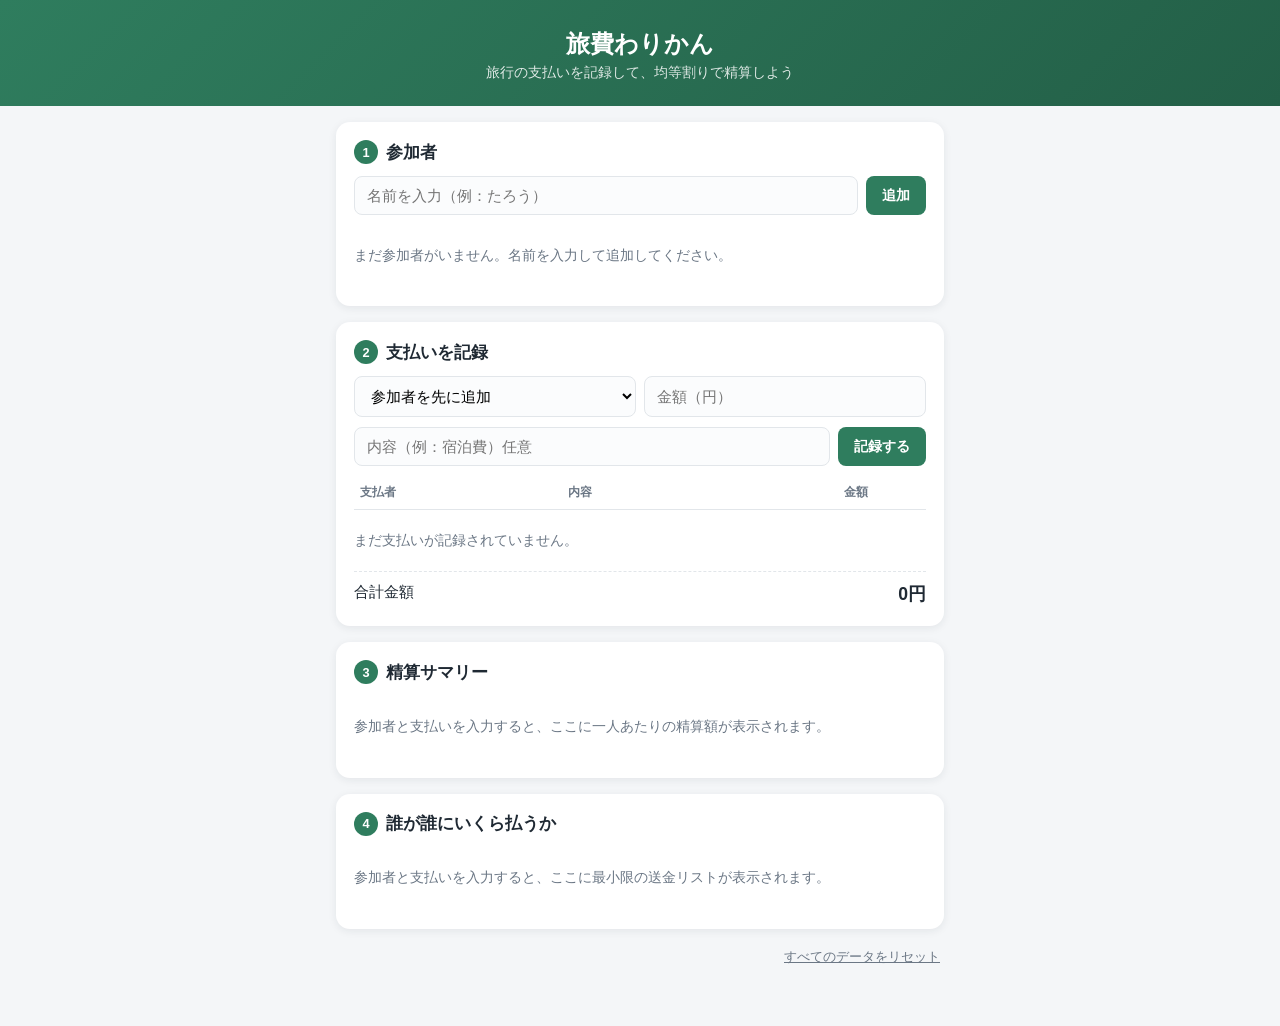
<file: index.html>
<!DOCTYPE html>
<html lang="ja">
<head>
<meta charset="UTF-8">
<meta name="viewport" content="width=device-width, initial-scale=1.0">
<title>旅費わりかん</title>
<style>
  :root {
    --bg: #f4f6f8;
    --card-bg: #ffffff;
    --primary: #2f7d5e;
    --primary-dark: #235f47;
    --accent: #e0693b;
    --text: #1f2933;
    --text-muted: #6b7785;
    --border: #e2e6ea;
    --danger: #d64545;
    --shadow: 0 2px 8px rgba(31, 41, 51, 0.08);
  }
  * { box-sizing: border-box; }
  body {
    margin: 0;
    font-family: "Hiragino Kaku Gothic ProN", "Yu Gothic", "Meiryo", -apple-system, BlinkMacSystemFont, sans-serif;
    background: var(--bg);
    color: var(--text);
    padding-bottom: 40px;
  }
  header {
    background: linear-gradient(135deg, var(--primary), var(--primary-dark));
    color: white;
    padding: 28px 20px 24px;
    text-align: center;
  }
  header h1 {
    margin: 0 0 4px;
    font-size: 1.5rem;
  }
  header p {
    margin: 0;
    font-size: 0.85rem;
    opacity: 0.85;
  }
  main {
    max-width: 640px;
    margin: 0 auto;
    padding: 16px;
  }
  .card {
    background: var(--card-bg);
    border-radius: 14px;
    box-shadow: var(--shadow);
    padding: 18px 18px 20px;
    margin-bottom: 16px;
  }
  .card h2 {
    font-size: 1.05rem;
    margin: 0 0 12px;
    display: flex;
    align-items: center;
    gap: 8px;
  }
  .card h2 .badge {
    background: var(--primary);
    color: white;
    border-radius: 50%;
    width: 24px;
    height: 24px;
    display: inline-flex;
    align-items: center;
    justify-content: center;
    font-size: 0.8rem;
  }
  .row {
    display: flex;
    gap: 8px;
    margin-bottom: 10px;
  }
  input[type="text"], input[type="number"], select {
    flex: 1;
    padding: 10px 12px;
    border: 1px solid var(--border);
    border-radius: 8px;
    font-size: 0.95rem;
    background: #fbfcfd;
    min-width: 0;
  }
  input:focus, select:focus {
    outline: none;
    border-color: var(--primary);
    background: white;
  }
  button {
    cursor: pointer;
    border: none;
    border-radius: 8px;
    font-size: 0.9rem;
    font-weight: 600;
    padding: 10px 16px;
    transition: opacity 0.15s ease, transform 0.1s ease;
  }
  button:active { transform: scale(0.97); }
  .btn-primary {
    background: var(--primary);
    color: white;
    white-space: nowrap;
  }
  .btn-primary:hover { background: var(--primary-dark); }
  .btn-ghost {
    background: transparent;
    color: var(--danger);
    padding: 6px 10px;
    font-size: 0.8rem;
  }
  .btn-ghost:hover { opacity: 0.7; }
  .chip-list {
    display: flex;
    flex-wrap: wrap;
    gap: 8px;
    margin-top: 4px;
  }
  .chip {
    display: flex;
    align-items: center;
    gap: 6px;
    background: #eef4f1;
    color: var(--primary-dark);
    padding: 6px 8px 6px 12px;
    border-radius: 999px;
    font-size: 0.85rem;
  }
  .chip button {
    background: none;
    color: var(--text-muted);
    padding: 0 4px;
    font-size: 1rem;
    line-height: 1;
  }
  .empty {
    color: var(--text-muted);
    font-size: 0.85rem;
    padding: 8px 0;
  }
  table {
    width: 100%;
    border-collapse: collapse;
    font-size: 0.88rem;
  }
  th, td {
    text-align: left;
    padding: 8px 6px;
    border-bottom: 1px solid var(--border);
  }
  th {
    color: var(--text-muted);
    font-weight: 600;
    font-size: 0.78rem;
  }
  td.num, th.num { text-align: right; }
  .summary-grid {
    display: grid;
    grid-template-columns: 1fr auto auto;
    gap: 4px 12px;
    align-items: center;
    font-size: 0.92rem;
  }
  .summary-grid .head {
    color: var(--text-muted);
    font-size: 0.75rem;
    font-weight: 600;
    padding-bottom: 6px;
    border-bottom: 1px solid var(--border);
    margin-bottom: 4px;
  }
  .balance-plus { color: var(--primary-dark); font-weight: 700; }
  .balance-minus { color: var(--danger); font-weight: 700; }
  .balance-zero { color: var(--text-muted); }
  .transfer-list {
    list-style: none;
    padding: 0;
    margin: 0;
    display: flex;
    flex-direction: column;
    gap: 10px;
  }
  .transfer-item {
    display: flex;
    align-items: center;
    gap: 10px;
    background: #fff7f2;
    border: 1px solid #f3ddd0;
    border-radius: 10px;
    padding: 10px 14px;
    font-size: 0.92rem;
  }
  .transfer-item .arrow {
    color: var(--accent);
    font-weight: 700;
  }
  .transfer-item .amount {
    margin-left: auto;
    font-weight: 700;
    color: var(--accent);
    font-size: 1rem;
  }
  .total-line {
    display: flex;
    justify-content: space-between;
    font-size: 0.95rem;
    padding-top: 10px;
    margin-top: 6px;
    border-top: 1px dashed var(--border);
  }
  .total-line strong { font-size: 1.1rem; }
  .footer-actions {
    text-align: right;
  }
  .footer-actions button {
    background: transparent;
    color: var(--text-muted);
    font-weight: 400;
    text-decoration: underline;
    font-size: 0.8rem;
    padding: 4px;
  }
  @media (max-width: 420px) {
    .summary-grid { font-size: 0.85rem; }
  }
</style>
</head>
<body>
<header>
  <h1>旅費わりかん</h1>
  <p>旅行の支払いを記録して、均等割りで精算しよう</p>
</header>

<main>
  <section class="card">
    <h2><span class="badge">1</span>参加者</h2>
    <div class="row">
      <input type="text" id="memberInput" placeholder="名前を入力（例：たろう）" maxlength="20">
      <button class="btn-primary" id="addMemberBtn">追加</button>
    </div>
    <div class="chip-list" id="memberList"></div>
    <p class="empty" id="memberEmpty">まだ参加者がいません。名前を入力して追加してください。</p>
  </section>

  <section class="card">
    <h2><span class="badge">2</span>支払いを記録</h2>
    <div class="row">
      <select id="payerSelect"></select>
      <input type="number" id="amountInput" placeholder="金額（円）" min="0" step="1">
    </div>
    <div class="row">
      <input type="text" id="memoInput" placeholder="内容（例：宿泊費）任意" maxlength="30">
      <button class="btn-primary" id="addExpenseBtn">記録する</button>
    </div>
    <table id="expenseTable">
      <thead>
        <tr><th>支払者</th><th>内容</th><th class="num">金額</th><th></th></tr>
      </thead>
      <tbody id="expenseBody"></tbody>
    </table>
    <p class="empty" id="expenseEmpty">まだ支払いが記録されていません。</p>
    <div class="total-line">
      <span>合計金額</span>
      <strong id="totalAmount">0円</strong>
    </div>
  </section>

  <section class="card">
    <h2><span class="badge">3</span>精算サマリー</h2>
    <div class="summary-grid" id="summaryGrid"></div>
    <p class="empty" id="summaryEmpty">参加者と支払いを入力すると、ここに一人あたりの精算額が表示されます。</p>
  </section>

  <section class="card">
    <h2><span class="badge">4</span>誰が誰にいくら払うか</h2>
    <ul class="transfer-list" id="transferList"></ul>
    <p class="empty" id="transferEmpty">精算の必要がある場合、ここに最小限の送金リストが表示されます。</p>
  </section>

  <div class="footer-actions">
    <button id="resetBtn">すべてのデータをリセット</button>
  </div>
</main>

<script>
(function () {
  const STORAGE_KEY = "travel-warikan-state-v1";

  /** @type {{members: string[], expenses: {id: number, payer: string, amount: number, memo: string}[]}} */
  let state = loadState();

  const memberInput = document.getElementById("memberInput");
  const addMemberBtn = document.getElementById("addMemberBtn");
  const memberList = document.getElementById("memberList");
  const memberEmpty = document.getElementById("memberEmpty");

  const payerSelect = document.getElementById("payerSelect");
  const amountInput = document.getElementById("amountInput");
  const memoInput = document.getElementById("memoInput");
  const addExpenseBtn = document.getElementById("addExpenseBtn");
  const expenseBody = document.getElementById("expenseBody");
  const expenseEmpty = document.getElementById("expenseEmpty");
  const totalAmount = document.getElementById("totalAmount");

  const summaryGrid = document.getElementById("summaryGrid");
  const summaryEmpty = document.getElementById("summaryEmpty");

  const transferList = document.getElementById("transferList");
  const transferEmpty = document.getElementById("transferEmpty");

  const resetBtn = document.getElementById("resetBtn");

  function loadState() {
    try {
      const raw = localStorage.getItem(STORAGE_KEY);
      if (!raw) return { members: [], expenses: [] };
      const parsed = JSON.parse(raw);
      return {
        members: Array.isArray(parsed.members) ? parsed.members : [],
        expenses: Array.isArray(parsed.expenses) ? parsed.expenses : [],
      };
    } catch (e) {
      return { members: [], expenses: [] };
    }
  }

  function saveState() {
    localStorage.setItem(STORAGE_KEY, JSON.stringify(state));
  }

  function formatYen(n) {
    return Math.round(n).toLocaleString("ja-JP") + "円";
  }

  function addMember() {
    const name = memberInput.value.trim();
    if (!name) return;
    if (state.members.includes(name)) {
      alert("同じ名前の参加者がすでにいます。");
      return;
    }
    state.members.push(name);
    memberInput.value = "";
    saveState();
    renderAll();
    memberInput.focus();
  }

  function removeMember(name) {
    const usedInExpense = state.expenses.some((e) => e.payer === name);
    if (usedInExpense && !confirm(`「${name}」さんの支払い記録も削除されます。よろしいですか？`)) {
      return;
    }
    state.members = state.members.filter((m) => m !== name);
    state.expenses = state.expenses.filter((e) => e.payer !== name);
    saveState();
    renderAll();
  }

  function addExpense() {
    const payer = payerSelect.value;
    const amount = parseFloat(amountInput.value);
    const memo = memoInput.value.trim();

    if (!payer) {
      alert("先に参加者を追加してください。");
      return;
    }
    if (!amount || amount <= 0) {
      alert("正しい金額を入力してください。");
      return;
    }

    state.expenses.push({
      id: Date.now(),
      payer,
      amount,
      memo: memo || "（内容なし）",
    });

    amountInput.value = "";
    memoInput.value = "";
    saveState();
    renderAll();
    amountInput.focus();
  }

  function removeExpense(id) {
    state.expenses = state.expenses.filter((e) => e.id !== id);
    saveState();
    renderAll();
  }

  function computeBalances() {
    const totalsPaid = {};
    state.members.forEach((m) => (totalsPaid[m] = 0));
    state.expenses.forEach((e) => {
      if (totalsPaid[e.payer] === undefined) totalsPaid[e.payer] = 0;
      totalsPaid[e.payer] += e.amount;
    });

    const total = state.expenses.reduce((sum, e) => sum + e.amount, 0);
    const n = state.members.length;
    const share = n > 0 ? total / n : 0;

    const balances = state.members.map((m) => ({
      name: m,
      paid: totalsPaid[m] || 0,
      share,
      balance: (totalsPaid[m] || 0) - share,
    }));

    return { total, share, balances };
  }

  function computeTransfers(balances) {
    const creditors = balances
      .filter((b) => b.balance > 0.5)
      .map((b) => ({ name: b.name, amount: b.balance }))
      .sort((a, b) => b.amount - a.amount);
    const debtors = balances
      .filter((b) => b.balance < -0.5)
      .map((b) => ({ name: b.name, amount: -b.balance }))
      .sort((a, b) => b.amount - a.amount);

    const transfers = [];
    let i = 0, j = 0;
    while (i < debtors.length && j < creditors.length) {
      const debtor = debtors[i];
      const creditor = creditors[j];
      const amount = Math.min(debtor.amount, creditor.amount);

      if (amount > 0.5) {
        transfers.push({ from: debtor.name, to: creditor.name, amount });
      }

      debtor.amount -= amount;
      creditor.amount -= amount;

      if (debtor.amount <= 0.5) i++;
      if (creditor.amount <= 0.5) j++;
    }
    return transfers;
  }

  function renderMembers() {
    memberList.innerHTML = "";
    memberEmpty.style.display = state.members.length === 0 ? "block" : "none";
    state.members.forEach((name) => {
      const chip = document.createElement("span");
      chip.className = "chip";
      const label = document.createElement("span");
      label.textContent = name;
      const removeBtn = document.createElement("button");
      removeBtn.textContent = "×";
      removeBtn.title = `${name}さんを削除`;
      removeBtn.addEventListener("click", () => removeMember(name));
      chip.appendChild(label);
      chip.appendChild(removeBtn);
      memberList.appendChild(chip);
    });

    payerSelect.innerHTML = "";
    if (state.members.length === 0) {
      const opt = document.createElement("option");
      opt.value = "";
      opt.textContent = "参加者を先に追加";
      payerSelect.appendChild(opt);
    } else {
      state.members.forEach((name) => {
        const opt = document.createElement("option");
        opt.value = name;
        opt.textContent = name;
        payerSelect.appendChild(opt);
      });
    }
  }

  function renderExpenses() {
    expenseBody.innerHTML = "";
    expenseEmpty.style.display = state.expenses.length === 0 ? "block" : "none";

    state.expenses.forEach((e) => {
      const tr = document.createElement("tr");

      const payerTd = document.createElement("td");
      payerTd.textContent = e.payer;

      const memoTd = document.createElement("td");
      memoTd.textContent = e.memo;

      const amountTd = document.createElement("td");
      amountTd.className = "num";
      amountTd.textContent = formatYen(e.amount);

      const actionTd = document.createElement("td");
      const delBtn = document.createElement("button");
      delBtn.className = "btn-ghost";
      delBtn.textContent = "削除";
      delBtn.addEventListener("click", () => removeExpense(e.id));
      actionTd.appendChild(delBtn);

      tr.appendChild(payerTd);
      tr.appendChild(memoTd);
      tr.appendChild(amountTd);
      tr.appendChild(actionTd);
      expenseBody.appendChild(tr);
    });

    const total = state.expenses.reduce((sum, e) => sum + e.amount, 0);
    totalAmount.textContent = formatYen(total);
  }

  function renderSummary(balances) {
    summaryGrid.innerHTML = "";
    const hasData = state.members.length > 0 && state.expenses.length > 0;
    summaryEmpty.style.display = hasData ? "none" : "block";
    if (!hasData) return;

    const headName = document.createElement("div");
    headName.className = "head";
    headName.textContent = "名前";
    const headPaid = document.createElement("div");
    headPaid.className = "head";
    headPaid.textContent = "支払額";
    const headBalance = document.createElement("div");
    headBalance.className = "head";
    headBalance.textContent = "差額";
    summaryGrid.appendChild(headName);
    summaryGrid.appendChild(headPaid);
    summaryGrid.appendChild(headBalance);

    balances.forEach((b) => {
      const nameDiv = document.createElement("div");
      nameDiv.textContent = b.name;

      const paidDiv = document.createElement("div");
      paidDiv.textContent = formatYen(b.paid);

      const balDiv = document.createElement("div");
      if (b.balance > 0.5) {
        balDiv.className = "balance-plus";
        balDiv.textContent = "+" + formatYen(b.balance) + "戻る";
      } else if (b.balance < -0.5) {
        balDiv.className = "balance-minus";
        balDiv.textContent = "-" + formatYen(-b.balance) + "払う";
      } else {
        balDiv.className = "balance-zero";
        balDiv.textContent = "±0円";
      }

      summaryGrid.appendChild(nameDiv);
      summaryGrid.appendChild(paidDiv);
      summaryGrid.appendChild(balDiv);
    });
  }

  function renderTransfers(transfers) {
    transferList.innerHTML = "";
    const hasData = state.members.length > 0 && state.expenses.length > 0;

    if (!hasData) {
      transferEmpty.style.display = "block";
      transferEmpty.textContent = "参加者と支払いを入力すると、ここに最小限の送金リストが表示されます。";
      return;
    }

    if (transfers.length === 0) {
      transferEmpty.style.display = "block";
      transferEmpty.textContent = "全員の支払いが釣り合っています。精算の必要はありません！";
      return;
    }

    transferEmpty.style.display = "none";
    transfers.forEach((t) => {
      const li = document.createElement("li");
      li.className = "transfer-item";
      li.innerHTML =
        `<span>${escapeHtml(t.from)}</span>` +
        `<span class="arrow">→</span>` +
        `<span>${escapeHtml(t.to)}</span>` +
        `<span class="amount">${formatYen(t.amount)}</span>`;
      transferList.appendChild(li);
    });
  }

  function escapeHtml(str) {
    const div = document.createElement("div");
    div.textContent = str;
    return div.innerHTML;
  }

  function renderAll() {
    renderMembers();
    renderExpenses();
    const { balances } = computeBalances();
    renderSummary(balances);
    const transfers = computeTransfers(balances);
    renderTransfers(transfers);
  }

  addMemberBtn.addEventListener("click", addMember);
  memberInput.addEventListener("keydown", (e) => {
    if (e.key === "Enter") addMember();
  });

  addExpenseBtn.addEventListener("click", addExpense);
  amountInput.addEventListener("keydown", (e) => {
    if (e.key === "Enter") addExpense();
  });
  memoInput.addEventListener("keydown", (e) => {
    if (e.key === "Enter") addExpense();
  });

  resetBtn.addEventListener("click", () => {
    if (confirm("参加者と支払いのデータをすべて削除します。よろしいですか？")) {
      state = { members: [], expenses: [] };
      saveState();
      renderAll();
    }
  });

  renderAll();
})();
</script>
</body>
</html>
</file>
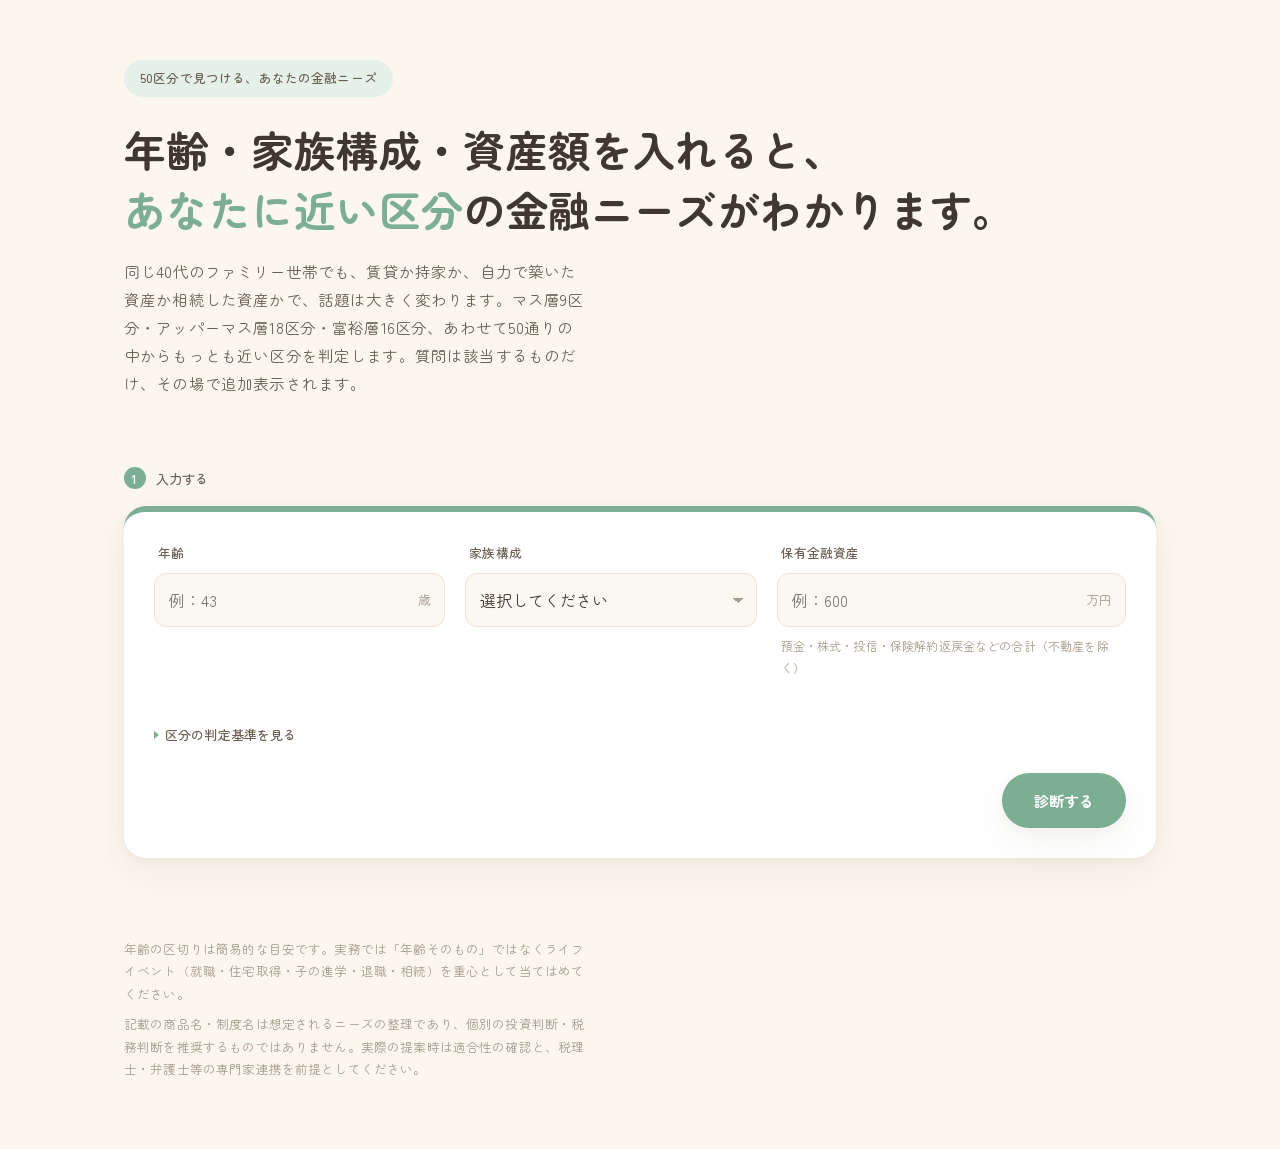
<file: financial-segment-finder.html>
<!DOCTYPE html>
<html lang="ja">
<head>
<meta charset="utf-8">
<meta name="viewport" content="width=device-width, initial-scale=1">
<title>あなたの金融ニーズ診断 — 50区分ファインダー</title>
<link rel="preconnect" href="https://fonts.googleapis.com">
<link rel="preconnect" href="https://fonts.gstatic.com" crossorigin>
<link href="https://fonts.googleapis.com/css2?family=Zen+Maru+Gothic:wght@400;500;700&display=swap" rel="stylesheet">
<link rel="stylesheet" href="financial-segment-style.css">
</head>
<body>
<div class="wrap">

<header>
  <span class="eyebrow">50区分で見つける、あなたの金融ニーズ</span>
  <h1>年齢・家族構成・資産額を入れると、<br><em class="n">あなたに近い区分</em>の金融ニーズがわかります。</h1>
  <p class="lede">同じ40代のファミリー世帯でも、賃貸か持家か、自力で築いた資産か相続した資産かで、話題は大きく変わります。マス層9区分・アッパーマス層18区分・富裕層16区分、あわせて50通りの中からもっとも近い区分を判定します。質問は該当するものだけ、その場で追加表示されます。</p>
</header>

<section class="form-sec">
  <p class="step-label"><span class="step-num">1</span>入力する</p>
  <form class="form-card" action="financial-segment-result.html" method="get" id="segForm">
    <div class="form-grid">
      <div class="field">
        <label for="ageInput">年齢</label>
        <div class="inputwrap">
          <input type="number" id="ageInput" name="age" min="0" max="110" step="1" placeholder="例：43" inputmode="numeric" required>
          <span class="unit">歳</span>
        </div>
      </div>
      <div class="field">
        <label for="hhInput">家族構成</label>
        <select id="hhInput" name="hh" required>
          <option value="" selected disabled hidden>選択してください</option>
          <option value="single">単身世帯</option>
          <option value="couple">夫婦世帯</option>
          <option value="family">ファミリー世帯（未成年の子と同居）</option>
          <option value="withchild">子と同居（成人した子と同居）</option>
        </select>
      </div>
      <div class="field">
        <label for="assetInput">保有金融資産</label>
        <div class="inputwrap">
          <input type="number" id="assetInput" name="assets" min="0" step="10" placeholder="例：600" inputmode="numeric" required>
          <span class="unit">万円</span>
        </div>
        <span class="hint">預金・株式・投信・保険解約返戻金などの合計（不動産を除く）</span>
      </div>
    </div>

    <div class="form-grid cond-grid" id="condGrid">
      <div class="field cond-field" id="housingField" hidden>
        <label for="housingInput">住居形態</label>
        <select id="housingInput" name="housing" disabled required>
          <option value="" selected disabled hidden>選択してください</option>
          <option value="rent">賃貸</option>
          <option value="own">持家</option>
        </select>
      </div>
      <div class="field cond-field" id="investField" hidden>
        <label for="investInput">資産の運用状況</label>
        <select id="investInput" name="invest" disabled required>
          <option value="" selected disabled hidden>選択してください</option>
          <option value="none">預金・現金が中心</option>
          <option value="started">投資信託・株式などを運用中</option>
        </select>
      </div>
      <div class="field cond-field" id="childAgeField" hidden>
        <label for="childAgeInput">末子の年齢</label>
        <div class="inputwrap">
          <input type="number" id="childAgeInput" name="childAge" min="0" max="22" step="1" placeholder="例：10" inputmode="numeric" disabled>
          <span class="unit">歳</span>
        </div>
      </div>
      <div class="field cond-field" id="originField" hidden>
        <label for="originInput">資産の主な形成方法</label>
        <select id="originInput" name="origin" disabled required>
          <option value="" selected disabled hidden>選択してください</option>
          <option value="self">自力形成（収入からの積立・運用）</option>
          <option value="inherit">相続・贈与による取得</option>
        </select>
      </div>
      <div class="field cond-field" id="occupationField" hidden>
        <label for="occupationInput">職業・資産形成タイプ</label>
        <select id="occupationInput" name="occupation" disabled required>
          <option value="" selected disabled hidden>選択してください</option>
          <option value="owner">事業オーナー（現役）</option>
          <option value="retiredOwner">引退オーナー（事業売却・譲渡済み）</option>
          <option value="pro">給与所得者・専門職（勤務医・役員など）</option>
          <option value="landlord">承継・地主（地主・不動産オーナー）</option>
        </select>
      </div>
    </div>

    <details class="legend">
      <summary>区分の判定基準を見る</summary>
      <div class="legend-grid">
        <div class="legend-col">
          <h4>年齢（マス層・アッパーマス層）</h4>
          <ul>
            <li><b>若年層</b> <span>39歳以下</span></li>
            <li><b>ミドル層</b> <span>40〜49歳</span></li>
            <li><b>プレリタイア層</b> <span>50〜64歳</span></li>
            <li><b>リタイア層</b> <span>65歳以上</span></li>
          </ul>
        </div>
        <div class="legend-col">
          <h4>年齢（富裕層）</h4>
          <ul>
            <li><b>形成期</b> <span>〜49歳</span></li>
            <li><b>ピーク期</b> <span>50〜59歳</span></li>
            <li><b>承継準備期</b> <span>60〜69歳</span></li>
            <li><b>承継実行期</b> <span>70歳以上</span></li>
          </ul>
        </div>
        <div class="legend-col">
          <h4>保有金融資産</h4>
          <ul>
            <li><b>マス層</b> <span>3,000万円未満／9区分</span></li>
            <li><b>アッパーマス層</b> <span>3,000万円〜1億円未満／18区分</span></li>
            <li><b>富裕層</b> <span>1億円以上／16区分</span></li>
          </ul>
        </div>
      </div>
    </details>

    <div class="submit-row">
      <button type="submit" class="submit-btn">診断する</button>
    </div>
  </form>
</section>

<footer>
  <p>年齢の区切りは簡易的な目安です。実務では「年齢そのもの」ではなくライフイベント（就職・住宅取得・子の進学・退職・相続）を重心として当てはめてください。</p>
  <p>記載の商品名・制度名は想定されるニーズの整理であり、個別の投資判断・税務判断を推奨するものではありません。実際の提案時は適合性の確認と、税理士・弁護士等の専門家連携を前提としてください。</p>
</footer>

</div>

<script src="financial-segment-data.js"></script>
<script>
const ageInput=document.getElementById("ageInput");
const hhInput=document.getElementById("hhInput");
const assetInput=document.getElementById("assetInput");

const blocks={
  housing: document.getElementById("housingField"),
  invest: document.getElementById("investField"),
  childAge: document.getElementById("childAgeField"),
  origin: document.getElementById("originField"),
  occupation: document.getElementById("occupationField")
};

function toggle(key, show){
  const el=blocks[key];
  el.hidden=!show;
  el.querySelectorAll("input,select").forEach(i=>i.disabled=!show);
}

function updateVisibility(){
  const age=parseInt(ageInput.value,10);
  const assets=parseFloat(assetInput.value);
  const hh=hhInput.value;

  if(!Number.isFinite(age) || !Number.isFinite(assets) || !hh){
    Object.keys(blocks).forEach(k=>toggle(k,false));
    return;
  }

  const tier=classifyTier(assets);
  const notSingle = hh!=="single";
  const isCouple = hh==="couple";

  if(tier==="wealth"){
    toggle("occupation", true);
    toggle("housing", false);
    toggle("invest", false);
    toggle("childAge", false);
    toggle("origin", false);
    return;
  }
  toggle("occupation", false);

  const ageBand=classifyAgeBand(age);

  toggle("housing", tier==="mass" && ageBand==="young" && notSingle);
  toggle("invest", tier==="mass" && ageBand==="young" && !notSingle);
  toggle("childAge", tier==="mass" && ageBand==="mid" && notSingle && !isCouple);
  toggle("origin", tier==="upper" && (ageBand==="mid"||ageBand==="pre") && notSingle);
}

[ageInput,hhInput,assetInput].forEach(el=>el.addEventListener("input",updateVisibility));
updateVisibility();
</script>
</body>
</html>
</file>
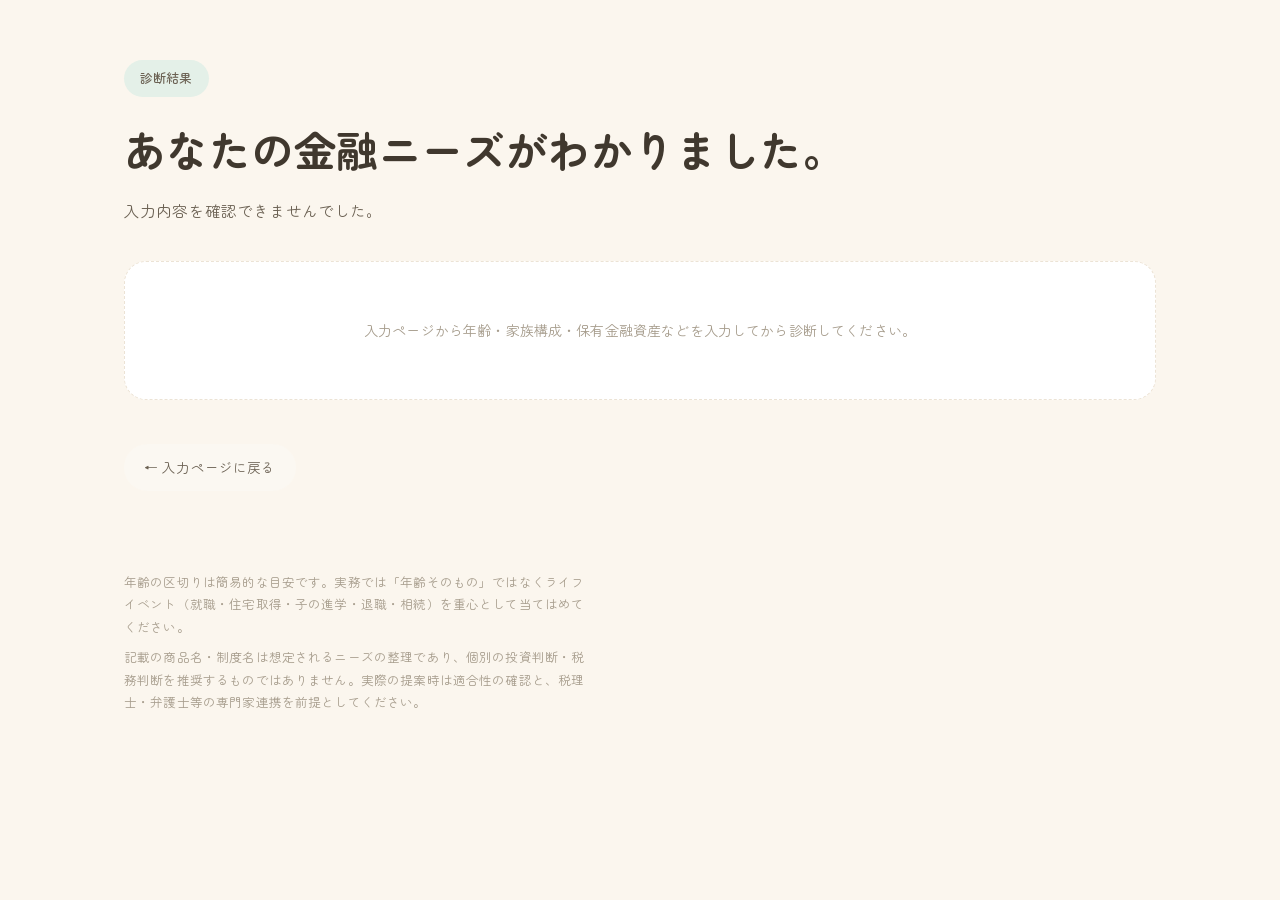
<file: financial-segment-result.html>
<!DOCTYPE html>
<html lang="ja">
<head>
<meta charset="utf-8">
<meta name="viewport" content="width=device-width, initial-scale=1">
<title>診断結果 — あなたの金融ニーズ</title>
<link rel="preconnect" href="https://fonts.googleapis.com">
<link rel="preconnect" href="https://fonts.gstatic.com" crossorigin>
<link href="https://fonts.googleapis.com/css2?family=Zen+Maru+Gothic:wght@400;500;700&display=swap" rel="stylesheet">
<link rel="stylesheet" href="financial-segment-style.css">
</head>
<body>
<div class="wrap">

<header>
  <span class="eyebrow">診断結果</span>
  <h1 id="pageTitle">あなたの金融ニーズがわかりました。</h1>
  <p class="lede" id="pageLede"></p>
</header>

<div id="content"></div>

<footer>
  <p>年齢の区切りは簡易的な目安です。実務では「年齢そのもの」ではなくライフイベント（就職・住宅取得・子の進学・退職・相続）を重心として当てはめてください。</p>
  <p>記載の商品名・制度名は想定されるニーズの整理であり、個別の投資判断・税務判断を推奨するものではありません。実際の提案時は適合性の確認と、税理士・弁護士等の専門家連携を前提としてください。</p>
</footer>

</div>

<script src="financial-segment-data.js"></script>
<script>
const params=new URLSearchParams(window.location.search);
const age=parseInt(params.get("age"),10);
const hh=params.get("hh");
const assets=parseFloat(params.get("assets"));
const housing=params.get("housing");
const invest=params.get("invest");
const childAgeRaw=params.get("childAge");
const childAge=(childAgeRaw!==null && childAgeRaw!=="") ? parseInt(childAgeRaw,10) : null;
const origin=params.get("origin");
const occupation=params.get("occupation");

const content=document.getElementById("content");
const pageLede=document.getElementById("pageLede");

const basicValid = Number.isFinite(age)&&age>=0&&Number.isFinite(assets)&&assets>=0&&HHS[hh];

let result=null, d=null;
if(basicValid){
  try{
    result=classify({age,hh,assets,housing,invest,childAge,origin,occupation});
    d=D[result.id];
  }catch(e){
    result=null;
  }
}

if(!basicValid || !result || !d){
  pageLede.textContent="入力内容を確認できませんでした。";
  content.innerHTML=`<div class="result-empty">
    入力ページから年齢・家族構成・保有金融資産などを入力してから診断してください。
  </div>
  <a class="back-link" href="financial-segment-finder.html">← 入力ページに戻る</a>`;
}else{
  const t=TIERS[result.tier];
  const ageLabel = result.tier==="wealth" ? WEALTH_STAGE[result.stage].n : AGES[result.ageBand].n;

  document.documentElement.style.setProperty("--accent",t.tint);
  document.documentElement.style.setProperty("--accent-soft",t.soft);

  pageLede.textContent=`${age}歳・${HHS[hh].n}・保有金融資産${fmtAsset(assets)}の場合、${ageLabel}×${t.n}の区分（${result.id}）に該当します。`;

  let extraBadge="";
  if(result.tier==="wealth" && OCC[occupation]){
    extraBadge=`<div class="badge" style="--tint:${t.tint}"><span class="dot"></span>${OCC[occupation].n}</div>`;
  }else if(result.tier==="mass" && result.ageBand==="young" && hh!=="single" && HOUSING[housing]){
    extraBadge=`<div class="badge" style="--tint:${t.tint}"><span class="dot"></span>${HOUSING[housing].n}</div>`;
  }else if(result.tier==="mass" && result.ageBand==="young" && hh==="single" && INVEST[invest]){
    extraBadge=`<div class="badge" style="--tint:${t.tint}"><span class="dot"></span>${INVEST[invest].n}</div>`;
  }else if(result.tier==="mass" && result.ageBand==="mid" && hh!=="single" && hh!=="couple" && childAge!=null){
    extraBadge=`<div class="badge" style="--tint:${t.tint}"><span class="dot"></span>末子${childAge}歳</div>`;
  }else if(result.tier==="upper" && ORIGIN[origin]){
    extraBadge=`<div class="badge" style="--tint:${t.tint}"><span class="dot"></span>${ORIGIN[origin].n}</div>`;
  }

  const illustration=getIllustration({hh},result);

  content.innerHTML=`
    <div class="summary-card">
      <div class="d-portrait" style="--tint-soft:${t.soft}">
        ${illustration}
        <div class="badges">
          <div class="badge" style="--tint:${t.tint}"><span class="dot"></span>${age}歳 <span class="arrow">→</span> <b>${ageLabel}</b></div>
          <div class="badge" style="--tint:${t.tint}"><span class="dot"></span>${HHS[hh].n}</div>
          <div class="badge" style="--tint:${t.tint}"><span class="dot"></span>${fmtAsset(assets)} <span class="arrow">→</span> <b>${t.n}</b></div>
          ${extraBadge}
        </div>
      </div>
    </div>

    <section class="result-block" style="--tint:${t.tint};--tint-soft:${t.soft}">
      <h2 class="result-heading"><span class="mark"></span>あなたはこのような課題をお持ちではありませんか</h2>
      <div class="issues-card">
        <ol>${d.issues.map(x=>`<li>${x}</li>`).join("")}</ol>
      </div>
    </section>

    <section class="result-block" style="--tint:${t.tint}">
      <h2 class="result-heading"><span class="mark"></span>検討すべき金融サービスは以下です</h2>
      <div class="needs">${CAT.map(([k,n])=>
        `<div class="need"><h5>${n}</h5><ul>${d[k].map(x=>`<li>${x}</li>`).join("")}</ul></div>`).join("")}</div>
    </section>

    <a class="back-link" href="financial-segment-finder.html">← 条件を変えてもう一度診断する</a>
  `;
}
</script>
</body>
</html>
</file>
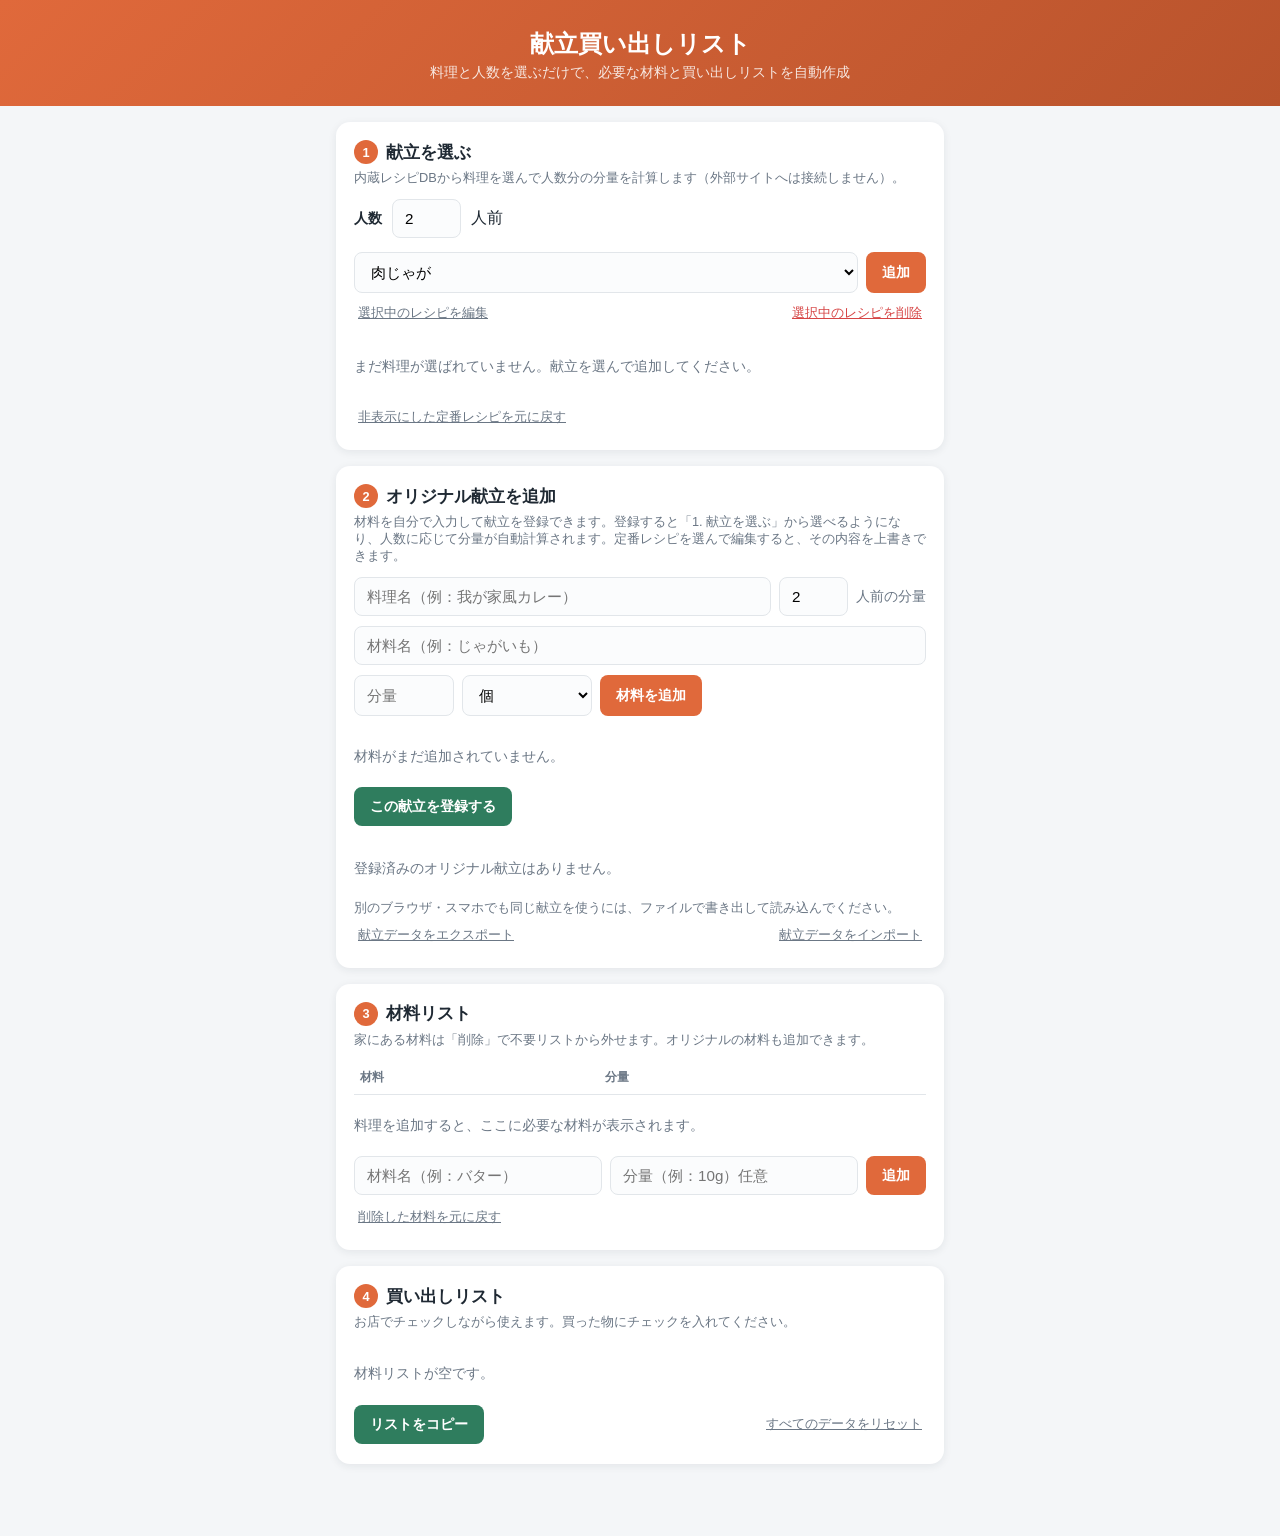
<file: shopping-list.html>
<!DOCTYPE html>
<html lang="ja">
<head>
<meta charset="UTF-8">
<meta name="viewport" content="width=device-width, initial-scale=1.0">
<title>献立買い出しリスト</title>
<style>
  :root {
    --bg: #f4f6f8;
    --card-bg: #ffffff;
    --primary: #e0693b;
    --primary-dark: #b8532c;
    --accent: #2f7d5e;
    --text: #1f2933;
    --text-muted: #6b7785;
    --border: #e2e6ea;
    --danger: #d64545;
    --shadow: 0 2px 8px rgba(31, 41, 51, 0.08);
  }
  * { box-sizing: border-box; }
  body {
    margin: 0;
    font-family: "Hiragino Kaku Gothic ProN", "Yu Gothic", "Meiryo", -apple-system, BlinkMacSystemFont, sans-serif;
    background: var(--bg);
    color: var(--text);
    padding-bottom: 40px;
  }
  header {
    background: linear-gradient(135deg, var(--primary), var(--primary-dark));
    color: white;
    padding: 28px 20px 24px;
    text-align: center;
  }
  header h1 {
    margin: 0 0 4px;
    font-size: 1.5rem;
  }
  header p {
    margin: 0;
    font-size: 0.85rem;
    opacity: 0.85;
  }
  main {
    max-width: 640px;
    margin: 0 auto;
    padding: 16px;
  }
  .card {
    background: var(--card-bg);
    border-radius: 14px;
    box-shadow: var(--shadow);
    padding: 18px 18px 20px;
    margin-bottom: 16px;
  }
  .card h2 {
    font-size: 1.05rem;
    margin: 0 0 12px;
    display: flex;
    align-items: center;
    gap: 8px;
  }
  .card h2 .badge {
    background: var(--primary);
    color: white;
    border-radius: 50%;
    width: 24px;
    height: 24px;
    display: inline-flex;
    align-items: center;
    justify-content: center;
    font-size: 0.8rem;
    flex-shrink: 0;
  }
  .hint {
    color: var(--text-muted);
    font-size: 0.8rem;
    margin: -6px 0 12px;
  }
  .row {
    display: flex;
    gap: 8px;
    margin-bottom: 10px;
  }
  input[type="text"], input[type="number"], select {
    flex: 1;
    padding: 10px 12px;
    border: 1px solid var(--border);
    border-radius: 8px;
    font-size: 0.95rem;
    background: #fbfcfd;
    min-width: 0;
  }
  input:focus, select:focus {
    outline: none;
    border-color: var(--primary);
    background: white;
  }
  .servings-row {
    display: flex;
    align-items: center;
    gap: 10px;
    margin-bottom: 14px;
  }
  .servings-row label {
    font-size: 0.9rem;
    font-weight: 600;
    white-space: nowrap;
  }
  .servings-row input {
    max-width: 90px;
    flex: none;
  }
  button {
    cursor: pointer;
    border: none;
    border-radius: 8px;
    font-size: 0.9rem;
    font-weight: 600;
    padding: 10px 16px;
    transition: opacity 0.15s ease, transform 0.1s ease;
  }
  button:active { transform: scale(0.97); }
  .btn-primary {
    background: var(--primary);
    color: white;
    white-space: nowrap;
  }
  .btn-primary:hover { background: var(--primary-dark); }
  .btn-accent {
    background: var(--accent);
    color: white;
    white-space: nowrap;
  }
  .btn-accent:hover { opacity: 0.85; }
  .btn-ghost {
    background: transparent;
    color: var(--danger);
    padding: 6px 10px;
    font-size: 0.8rem;
  }
  .btn-ghost:hover { opacity: 0.7; }
  .btn-link {
    background: transparent;
    color: var(--text-muted);
    font-weight: 400;
    text-decoration: underline;
    font-size: 0.8rem;
    padding: 4px;
  }
  .chip-list {
    display: flex;
    flex-wrap: wrap;
    gap: 8px;
    margin-top: 4px;
  }
  .chip {
    display: flex;
    align-items: center;
    gap: 6px;
    background: #fdeee7;
    color: var(--primary-dark);
    padding: 6px 8px 6px 12px;
    border-radius: 999px;
    font-size: 0.85rem;
  }
  .chip button {
    background: none;
    color: var(--text-muted);
    padding: 0 4px;
    font-size: 1rem;
    line-height: 1;
  }
  .empty {
    color: var(--text-muted);
    font-size: 0.85rem;
    padding: 8px 0;
  }
  table {
    width: 100%;
    border-collapse: collapse;
    font-size: 0.9rem;
  }
  th, td {
    text-align: left;
    padding: 8px 6px;
    border-bottom: 1px solid var(--border);
  }
  th {
    color: var(--text-muted);
    font-weight: 600;
    font-size: 0.78rem;
  }
  td.amount { color: var(--text-muted); white-space: nowrap; }
  .source-tag {
    font-size: 0.7rem;
    color: var(--accent);
    background: #eaf4ef;
    border-radius: 4px;
    padding: 1px 6px;
    margin-left: 6px;
  }
  .checklist {
    list-style: none;
    padding: 0;
    margin: 0;
    display: flex;
    flex-direction: column;
    gap: 6px;
  }
  .checklist li {
    display: flex;
    align-items: center;
    gap: 10px;
    padding: 8px 10px;
    background: #fbfcfd;
    border: 1px solid var(--border);
    border-radius: 8px;
    font-size: 0.92rem;
  }
  .checklist li input[type="checkbox"] {
    flex: none;
    width: 18px;
    height: 18px;
    accent-color: var(--accent);
  }
  .checklist li.checked .item-name,
  .checklist li.checked .item-amount {
    text-decoration: line-through;
    color: var(--text-muted);
  }
  .checklist .item-name { flex: 1; }
  .checklist .item-amount { color: var(--text-muted); font-size: 0.85rem; white-space: nowrap; }
  .footer-actions {
    display: flex;
    justify-content: space-between;
    align-items: center;
    gap: 10px;
    flex-wrap: wrap;
  }
  .copy-feedback {
    font-size: 0.8rem;
    color: var(--accent);
    font-weight: 600;
  }
  @media (max-width: 480px) {
    header { padding: 22px 16px 20px; }
    header h1 { font-size: 1.3rem; }
    main { padding: 10px; }
    .card { padding: 14px 14px 16px; }
    .row { flex-wrap: wrap; }
    .row input[type="text"], .row input[type="number"], .row select, .row button {
      flex: 1 1 100%;
    }
    table { font-size: 0.82rem; }
    th, td { padding: 7px 4px; }
  }
</style>
</head>
<body>
<header>
  <h1>献立買い出しリスト</h1>
  <p>料理と人数を選ぶだけで、必要な材料と買い出しリストを自動作成</p>
</header>

<main>
  <section class="card">
    <h2><span class="badge">1</span>献立を選ぶ</h2>
    <p class="hint">内蔵レシピDBから料理を選んで人数分の分量を計算します（外部サイトへは接続しません）。</p>
    <div class="servings-row">
      <label for="servingsInput">人数</label>
      <input type="number" id="servingsInput" min="1" max="20" step="1" value="2">
      <span>人前</span>
    </div>
    <div class="row">
      <select id="dishSelect"></select>
      <button class="btn-primary" id="addDishBtn">追加</button>
    </div>
    <div class="footer-actions" style="margin: -2px 0 10px;">
      <button class="btn-link" id="editSelectedBtn">選択中のレシピを編集</button>
      <button class="btn-link" id="deleteSelectedBtn" style="color: var(--danger);">選択中のレシピを削除</button>
    </div>
    <div class="chip-list" id="dishList"></div>
    <p class="empty" id="dishEmpty">まだ料理が選ばれていません。献立を選んで追加してください。</p>
    <button class="btn-link" id="restoreHiddenBtn" style="margin-top: 8px;">非表示にした定番レシピを元に戻す</button>
  </section>

  <section class="card">
    <h2><span class="badge">2</span>オリジナル献立を追加</h2>
    <p class="hint">材料を自分で入力して献立を登録できます。登録すると「1. 献立を選ぶ」から選べるようになり、人数に応じて分量が自動計算されます。定番レシピを選んで編集すると、その内容を上書きできます。</p>
    <div class="row">
      <input type="text" id="newDishNameInput" placeholder="料理名（例：我が家風カレー）" maxlength="30">
      <input type="number" id="newDishServingsInput" min="1" max="20" step="1" value="2" style="max-width: 90px; flex: none;">
      <span style="align-self: center; font-size: 0.85rem; color: var(--text-muted); white-space: nowrap;">人前の分量</span>
    </div>
    <div class="row">
      <input type="text" id="newIngNameInput" placeholder="材料名（例：じゃがいも）" maxlength="30">
    </div>
    <div class="row">
      <input type="number" id="newIngAmountInput" placeholder="分量" min="0" step="0.1" style="max-width: 100px; flex: none;">
      <select id="newIngUnitSelect" style="max-width: 130px; flex: none;">
        <option value="個">個</option>
        <option value="本">本</option>
        <option value="枚">枚</option>
        <option value="丁">丁</option>
        <option value="パック">パック</option>
        <option value="袋">袋</option>
        <option value="束">束</option>
        <option value="片">片</option>
        <option value="かけ">かけ</option>
        <option value="尾">尾</option>
        <option value="玉">玉</option>
        <option value="缶">缶</option>
        <option value="g">g</option>
        <option value="ml">ml</option>
        <option value="大さじ">大さじ</option>
        <option value="小さじ">小さじ</option>
        <option value="カップ">カップ</option>
        <option value="少々">少々</option>
        <option value="適量">適量</option>
        <option value="__custom__">その他（自由入力）</option>
      </select>
      <input type="text" id="newIngUnitCustomInput" placeholder="単位を入力" maxlength="10" style="display: none; max-width: 110px; flex: none;">
      <button class="btn-primary" id="addDraftIngBtn">材料を追加</button>
    </div>
    <div class="chip-list" id="draftIngList"></div>
    <p class="empty" id="draftIngEmpty">材料がまだ追加されていません。</p>
    <div class="footer-actions" style="margin-top: 10px;">
      <button class="btn-accent" id="registerDishBtn">この献立を登録する</button>
      <button class="btn-link" id="cancelEditBtn" style="display: none;">編集をキャンセル</button>
    </div>
    <div class="chip-list" id="customDishList" style="margin-top: 12px;"></div>
    <p class="empty" id="customDishEmpty">登録済みのオリジナル献立はありません。</p>
    <p class="hint" style="margin-top: 14px; margin-bottom: 6px;">別のブラウザ・スマホでも同じ献立を使うには、ファイルで書き出して読み込んでください。</p>
    <div class="footer-actions">
      <button class="btn-link" id="exportBtn">献立データをエクスポート</button>
      <label class="btn-link" for="importFileInput" style="cursor: pointer;">献立データをインポート</label>
      <input type="file" id="importFileInput" accept="application/json,.json" style="display: none;">
    </div>
  </section>

  <section class="card">
    <h2><span class="badge">3</span>材料リスト</h2>
    <p class="hint">家にある材料は「削除」で不要リストから外せます。オリジナルの材料も追加できます。</p>
    <table id="ingredientTable">
      <thead>
        <tr><th>材料</th><th>分量</th><th></th></tr>
      </thead>
      <tbody id="ingredientBody"></tbody>
    </table>
    <p class="empty" id="ingredientEmpty">料理を追加すると、ここに必要な材料が表示されます。</p>
    <div class="row" style="margin-top: 12px;">
      <input type="text" id="customNameInput" placeholder="材料名（例：バター）" maxlength="30">
      <input type="text" id="customAmountInput" placeholder="分量（例：10g）任意" maxlength="20">
      <button class="btn-primary" id="addCustomBtn">追加</button>
    </div>
    <div class="footer-actions" style="margin-top: 8px;">
      <button class="btn-link" id="restoreRemovedBtn">削除した材料を元に戻す</button>
    </div>
  </section>

  <section class="card">
    <h2><span class="badge">4</span>買い出しリスト</h2>
    <p class="hint">お店でチェックしながら使えます。買った物にチェックを入れてください。</p>
    <ul class="checklist" id="shoppingChecklist"></ul>
    <p class="empty" id="shoppingEmpty">材料リストが空です。</p>
    <div class="footer-actions" style="margin-top: 14px;">
      <button class="btn-accent" id="copyListBtn">リストをコピー</button>
      <span class="copy-feedback" id="copyFeedback"></span>
      <button class="btn-link" id="resetAllBtn">すべてのデータをリセット</button>
    </div>
  </section>
</main>

<script>
(function () {
  const STORAGE_KEY = "cooking-shopping-list-state-v1";

  const RECIPES = {
    "肉じゃが": { baseServings: 2, ingredients: [
      { name: "じゃがいも", amount: 3, unit: "個" },
      { name: "にんじん", amount: 1, unit: "本" },
      { name: "玉ねぎ", amount: 1, unit: "個" },
      { name: "牛薄切り肉", amount: 150, unit: "g" },
      { name: "サラダ油", amount: 1, unit: "大さじ" },
      { name: "だし汁", amount: 300, unit: "ml" },
      { name: "醤油", amount: 2, unit: "大さじ" },
      { name: "みりん", amount: 2, unit: "大さじ" },
      { name: "砂糖", amount: 1, unit: "大さじ" },
    ]},
    "カレーライス": { baseServings: 2, ingredients: [
      { name: "豚肉または鶏肉", amount: 200, unit: "g" },
      { name: "じゃがいも", amount: 2, unit: "個" },
      { name: "にんじん", amount: 1, unit: "本" },
      { name: "玉ねぎ", amount: 1, unit: "個" },
      { name: "カレールー", amount: 4, unit: "皿分" },
      { name: "水", amount: 400, unit: "ml" },
      { name: "ご飯", amount: 2, unit: "杯" },
    ]},
    "生姜焼き": { baseServings: 2, ingredients: [
      { name: "豚ロース薄切り肉", amount: 200, unit: "g" },
      { name: "玉ねぎ", amount: 0.5, unit: "個" },
      { name: "しょうが", amount: 1, unit: "かけ" },
      { name: "醤油", amount: 2, unit: "大さじ" },
      { name: "みりん", amount: 2, unit: "大さじ" },
      { name: "酒", amount: 1, unit: "大さじ" },
      { name: "砂糖", amount: 1, unit: "小さじ" },
      { name: "サラダ油", amount: 1, unit: "大さじ" },
    ]},
    "餃子": { baseServings: 2, ingredients: [
      { name: "豚ひき肉", amount: 150, unit: "g" },
      { name: "キャベツ", amount: 0.25, unit: "個" },
      { name: "ニラ", amount: 0.5, unit: "束" },
      { name: "餃子の皮", amount: 20, unit: "枚" },
      { name: "にんにく", amount: 1, unit: "片" },
      { name: "しょうが", amount: 1, unit: "かけ" },
      { name: "醤油", amount: 1, unit: "小さじ" },
      { name: "ごま油", amount: 1, unit: "小さじ" },
      { name: "塩こしょう", amount: null, unit: "少々" },
    ]},
    "味噌汁": { baseServings: 2, ingredients: [
      { name: "味噌", amount: 2, unit: "大さじ" },
      { name: "だし汁", amount: 400, unit: "ml" },
      { name: "豆腐", amount: 0.5, unit: "丁" },
      { name: "わかめ（乾燥）", amount: 1, unit: "大さじ" },
      { name: "長ねぎ", amount: 0.25, unit: "本" },
    ]},
    "親子丼": { baseServings: 2, ingredients: [
      { name: "鶏もも肉", amount: 200, unit: "g" },
      { name: "玉ねぎ", amount: 0.5, unit: "個" },
      { name: "卵", amount: 3, unit: "個" },
      { name: "だし汁", amount: 150, unit: "ml" },
      { name: "醤油", amount: 2, unit: "大さじ" },
      { name: "みりん", amount: 2, unit: "大さじ" },
      { name: "砂糖", amount: 1, unit: "大さじ" },
      { name: "ご飯", amount: 2, unit: "杯" },
    ]},
    "麻婆豆腐": { baseServings: 2, ingredients: [
      { name: "豆腐", amount: 1, unit: "丁" },
      { name: "豚ひき肉", amount: 100, unit: "g" },
      { name: "長ねぎ", amount: 0.5, unit: "本" },
      { name: "にんにく", amount: 1, unit: "片" },
      { name: "しょうが", amount: 1, unit: "かけ" },
      { name: "豆板醤", amount: 1, unit: "小さじ" },
      { name: "味噌", amount: 1, unit: "大さじ" },
      { name: "醤油", amount: 1, unit: "大さじ" },
      { name: "鶏がらスープ", amount: 150, unit: "ml" },
      { name: "片栗粉", amount: 1, unit: "大さじ" },
    ]},
    "唐揚げ": { baseServings: 2, ingredients: [
      { name: "鶏もも肉", amount: 300, unit: "g" },
      { name: "醤油", amount: 2, unit: "大さじ" },
      { name: "酒", amount: 1, unit: "大さじ" },
      { name: "おろしにんにく", amount: 1, unit: "小さじ" },
      { name: "おろししょうが", amount: 1, unit: "小さじ" },
      { name: "片栗粉", amount: null, unit: "適量" },
      { name: "揚げ油", amount: null, unit: "適量" },
    ]},
    "野菜炒め": { baseServings: 2, ingredients: [
      { name: "キャベツ", amount: 0.25, unit: "個" },
      { name: "もやし", amount: 1, unit: "袋" },
      { name: "にんじん", amount: 0.5, unit: "本" },
      { name: "ピーマン", amount: 2, unit: "個" },
      { name: "豚バラ肉", amount: 150, unit: "g" },
      { name: "塩こしょう", amount: null, unit: "少々" },
      { name: "醤油", amount: 2, unit: "小さじ" },
      { name: "ごま油", amount: 1, unit: "小さじ" },
    ]},
    "ハンバーグ": { baseServings: 2, ingredients: [
      { name: "合いびき肉", amount: 300, unit: "g" },
      { name: "玉ねぎ", amount: 0.5, unit: "個" },
      { name: "パン粉", amount: 4, unit: "大さじ" },
      { name: "牛乳", amount: 3, unit: "大さじ" },
      { name: "卵", amount: 1, unit: "個" },
      { name: "塩こしょう", amount: null, unit: "少々" },
      { name: "ナツメグ", amount: null, unit: "少々" },
    ]},
    "チャーハン": { baseServings: 2, ingredients: [
      { name: "ご飯", amount: 2, unit: "杯" },
      { name: "卵", amount: 2, unit: "個" },
      { name: "長ねぎ", amount: 0.5, unit: "本" },
      { name: "ハムまたはベーコン", amount: 50, unit: "g" },
      { name: "醤油", amount: 2, unit: "小さじ" },
      { name: "塩こしょう", amount: null, unit: "少々" },
      { name: "ごま油", amount: 1, unit: "大さじ" },
    ]},
    "焼きそば": { baseServings: 2, ingredients: [
      { name: "焼きそば麺", amount: 2, unit: "玉" },
      { name: "キャベツ", amount: 0.25, unit: "個" },
      { name: "もやし", amount: 1, unit: "袋" },
      { name: "豚バラ肉", amount: 100, unit: "g" },
      { name: "焼きそばソース", amount: 1, unit: "袋分" },
      { name: "青のり", amount: null, unit: "適量" },
      { name: "紅生姜", amount: null, unit: "適量" },
    ]},
    "オムライス": { baseServings: 2, ingredients: [
      { name: "ご飯", amount: 2, unit: "杯" },
      { name: "卵", amount: 4, unit: "個" },
      { name: "鶏もも肉", amount: 100, unit: "g" },
      { name: "玉ねぎ", amount: 0.5, unit: "個" },
      { name: "ケチャップ", amount: 4, unit: "大さじ" },
      { name: "塩こしょう", amount: null, unit: "少々" },
      { name: "バター", amount: 10, unit: "g" },
    ]},
    "ポテトサラダ": { baseServings: 2, ingredients: [
      { name: "じゃがいも", amount: 3, unit: "個" },
      { name: "きゅうり", amount: 0.5, unit: "本" },
      { name: "にんじん", amount: 0.25, unit: "本" },
      { name: "ハム", amount: 2, unit: "枚" },
      { name: "マヨネーズ", amount: 3, unit: "大さじ" },
      { name: "塩こしょう", amount: null, unit: "少々" },
      { name: "酢", amount: 1, unit: "小さじ" },
    ]},
    "豚汁": { baseServings: 2, ingredients: [
      { name: "豚バラ肉", amount: 100, unit: "g" },
      { name: "大根", amount: 0.25, unit: "本" },
      { name: "にんじん", amount: 0.5, unit: "本" },
      { name: "ごぼう", amount: 0.25, unit: "本" },
      { name: "こんにゃく", amount: 0.5, unit: "枚" },
      { name: "豆腐", amount: 0.5, unit: "丁" },
      { name: "味噌", amount: 2, unit: "大さじ" },
      { name: "だし汁", amount: 500, unit: "ml" },
    ]},
    "すき焼き": { baseServings: 2, ingredients: [
      { name: "牛薄切り肉", amount: 250, unit: "g" },
      { name: "白菜", amount: 0.125, unit: "個" },
      { name: "長ねぎ", amount: 1, unit: "本" },
      { name: "しらたき", amount: 1, unit: "袋" },
      { name: "焼き豆腐", amount: 0.5, unit: "丁" },
      { name: "しいたけ", amount: 4, unit: "枚" },
      { name: "醤油", amount: 4, unit: "大さじ" },
      { name: "みりん", amount: 4, unit: "大さじ" },
      { name: "砂糖", amount: 2, unit: "大さじ" },
      { name: "卵", amount: 2, unit: "個" },
    ]},
    "天ぷら": { baseServings: 2, ingredients: [
      { name: "エビ", amount: 6, unit: "尾" },
      { name: "なす", amount: 1, unit: "本" },
      { name: "かぼちゃ", amount: 0.125, unit: "個" },
      { name: "ししとう", amount: 4, unit: "本" },
      { name: "薄力粉", amount: 100, unit: "g" },
      { name: "卵", amount: 1, unit: "個" },
      { name: "冷水", amount: 150, unit: "ml" },
      { name: "揚げ油", amount: null, unit: "適量" },
    ]},
    "グリーンサラダ": { baseServings: 2, ingredients: [
      { name: "レタス", amount: 0.5, unit: "個" },
      { name: "トマト", amount: 1, unit: "個" },
      { name: "きゅうり", amount: 0.5, unit: "本" },
      { name: "ドレッシング", amount: null, unit: "適量" },
    ]},
  };

  const WHOLE_UNITS = ["個","本","枚","丁","袋","束","片","かけ","尾","匹","パック","玉","箱","缶"];
  const PREFIX_UNITS = ["大さじ", "小さじ", "カップ"];

  let state = loadState();

  const servingsInput = document.getElementById("servingsInput");
  const dishSelect = document.getElementById("dishSelect");
  const addDishBtn = document.getElementById("addDishBtn");
  const dishList = document.getElementById("dishList");
  const dishEmpty = document.getElementById("dishEmpty");
  const editSelectedBtn = document.getElementById("editSelectedBtn");
  const deleteSelectedBtn = document.getElementById("deleteSelectedBtn");
  const restoreHiddenBtn = document.getElementById("restoreHiddenBtn");

  const newDishNameInput = document.getElementById("newDishNameInput");
  const newDishServingsInput = document.getElementById("newDishServingsInput");
  const newIngNameInput = document.getElementById("newIngNameInput");
  const newIngAmountInput = document.getElementById("newIngAmountInput");
  const newIngUnitSelect = document.getElementById("newIngUnitSelect");
  const newIngUnitCustomInput = document.getElementById("newIngUnitCustomInput");
  const addDraftIngBtn = document.getElementById("addDraftIngBtn");
  const draftIngList = document.getElementById("draftIngList");
  const draftIngEmpty = document.getElementById("draftIngEmpty");
  const registerDishBtn = document.getElementById("registerDishBtn");
  const cancelEditBtn = document.getElementById("cancelEditBtn");
  const customDishList = document.getElementById("customDishList");
  const customDishEmpty = document.getElementById("customDishEmpty");
  const exportBtn = document.getElementById("exportBtn");
  const importFileInput = document.getElementById("importFileInput");

  let draftIngredients = [];
  let editingRecipeName = null;
  let editingWasBuiltIn = false;

  const ingredientBody = document.getElementById("ingredientBody");
  const ingredientEmpty = document.getElementById("ingredientEmpty");
  const customNameInput = document.getElementById("customNameInput");
  const customAmountInput = document.getElementById("customAmountInput");
  const addCustomBtn = document.getElementById("addCustomBtn");
  const restoreRemovedBtn = document.getElementById("restoreRemovedBtn");

  const shoppingChecklist = document.getElementById("shoppingChecklist");
  const shoppingEmpty = document.getElementById("shoppingEmpty");
  const copyListBtn = document.getElementById("copyListBtn");
  const copyFeedback = document.getElementById("copyFeedback");
  const resetAllBtn = document.getElementById("resetAllBtn");

  function loadState() {
    try {
      const raw = localStorage.getItem(STORAGE_KEY);
      if (!raw) return defaultState();
      const parsed = JSON.parse(raw);
      return {
        servings: Number(parsed.servings) > 0 ? Number(parsed.servings) : 2,
        dishes: Array.isArray(parsed.dishes) ? parsed.dishes : [],
        removedKeys: Array.isArray(parsed.removedKeys) ? parsed.removedKeys : [],
        customIngredients: Array.isArray(parsed.customIngredients) ? parsed.customIngredients : [],
        checked: Array.isArray(parsed.checked) ? parsed.checked : [],
        customRecipes: parsed.customRecipes && typeof parsed.customRecipes === "object" ? parsed.customRecipes : {},
        hiddenBuiltIns: Array.isArray(parsed.hiddenBuiltIns) ? parsed.hiddenBuiltIns : [],
        recipeOverrides: parsed.recipeOverrides && typeof parsed.recipeOverrides === "object" ? parsed.recipeOverrides : {},
      };
    } catch (e) {
      return defaultState();
    }
  }

  function defaultState() {
    return {
      servings: 2, dishes: [], removedKeys: [], customIngredients: [], checked: [],
      customRecipes: {}, hiddenBuiltIns: [], recipeOverrides: {},
    };
  }

  function saveState() {
    localStorage.setItem(STORAGE_KEY, JSON.stringify(state));
  }

  function getRecipe(name) {
    if (state.recipeOverrides[name]) return state.recipeOverrides[name];
    if (state.customRecipes[name]) return state.customRecipes[name];
    if (RECIPES[name] && !state.hiddenBuiltIns.includes(name)) return RECIPES[name];
    return undefined;
  }

  function formatNumber(n) {
    const whole = Math.floor(n);
    const frac = Math.round((n - whole) * 100) / 100;
    const fracMap = { 0.25: "1/4", 0.5: "1/2", 0.75: "3/4" };
    if (fracMap[frac]) {
      return whole > 0 ? `${whole}と${fracMap[frac]}` : fracMap[frac];
    }
    if (frac === 0) return String(whole);
    return String(Math.round(n * 100) / 100);
  }

  function scaleAmount(amount, unit, factor) {
    if (amount === null || amount === undefined) return null;
    const scaled = amount * factor;
    if (WHOLE_UNITS.includes(unit)) {
      return Math.ceil(scaled * 2) / 2;
    }
    if (unit === "g" || unit === "ml") {
      return Math.round(scaled / 5) * 5;
    }
    return Math.round(scaled * 4) / 4;
  }

  function formatAmount(amount, unit) {
    if (amount === null || amount === undefined) return unit;
    if (PREFIX_UNITS.includes(unit)) return `${unit}${formatNumber(amount)}`;
    return `${formatNumber(amount)}${unit}`;
  }

  function computeAggregatedIngredients() {
    const map = new Map();
    state.dishes.forEach((dishName) => {
      const recipe = getRecipe(dishName);
      if (!recipe) return;
      const factor = state.servings / recipe.baseServings;
      recipe.ingredients.forEach((ing) => {
        const key = `recipe:${ing.name}__${ing.unit}`;
        const scaled = scaleAmount(ing.amount, ing.unit, factor);
        if (map.has(key)) {
          const existing = map.get(key);
          if (scaled !== null && existing.amount !== null) {
            existing.amount += scaled;
          }
        } else {
          map.set(key, { key, name: ing.name, amount: scaled, unit: ing.unit, source: "recipe" });
        }
      });
    });
    return Array.from(map.values());
  }

  function getVisibleIngredients() {
    const recipeItems = computeAggregatedIngredients().filter((item) => !state.removedKeys.includes(item.key));
    const customItems = state.customIngredients
      .map((c) => ({ key: `custom:${c.id}`, name: c.name, amountText: c.amount, source: "custom", id: c.id }))
      .filter((item) => !state.removedKeys.includes(item.key));
    return [...recipeItems, ...customItems];
  }

  function addDish() {
    const name = dishSelect.value;
    if (!name) return;
    if (state.dishes.includes(name)) {
      alert("この料理はすでに追加されています。");
      return;
    }
    state.dishes.push(name);
    saveState();
    renderAll();
  }

  function removeDish(name) {
    state.dishes = state.dishes.filter((d) => d !== name);
    saveState();
    renderAll();
  }

  function removeIngredient(item) {
    if (item.source === "custom") {
      state.customIngredients = state.customIngredients.filter((c) => c.id !== item.id);
    } else {
      state.removedKeys.push(item.key);
    }
    saveState();
    renderAll();
  }

  function addCustomIngredient() {
    const name = customNameInput.value.trim();
    const amount = customAmountInput.value.trim();
    if (!name) return;
    state.customIngredients.push({ id: Date.now(), name, amount: amount || "適量" });
    customNameInput.value = "";
    customAmountInput.value = "";
    saveState();
    renderAll();
    customNameInput.focus();
  }

  function renderDishSelect() {
    dishSelect.innerHTML = "";
    const builtInGroup = document.createElement("optgroup");
    builtInGroup.label = "定番レシピ";
    Object.keys(RECIPES).filter((name) => !state.hiddenBuiltIns.includes(name)).forEach((name) => {
      const opt = document.createElement("option");
      opt.value = name;
      opt.textContent = name;
      builtInGroup.appendChild(opt);
    });
    dishSelect.appendChild(builtInGroup);

    const customNames = Object.keys(state.customRecipes);
    if (customNames.length > 0) {
      const customGroup = document.createElement("optgroup");
      customGroup.label = "オリジナル";
      customNames.forEach((name) => {
        const opt = document.createElement("option");
        opt.value = name;
        opt.textContent = name;
        customGroup.appendChild(opt);
      });
      dishSelect.appendChild(customGroup);
    }
  }

  function getSelectedUnit() {
    if (newIngUnitSelect.value === "__custom__") {
      return newIngUnitCustomInput.value.trim();
    }
    return newIngUnitSelect.value;
  }

  function addDraftIngredient() {
    const name = newIngNameInput.value.trim();
    if (!name) return;
    const unit = getSelectedUnit();
    if (!unit) {
      alert("単位を入力してください。");
      return;
    }
    let amount = null;
    if (unit !== "少々" && unit !== "適量") {
      const amountStr = newIngAmountInput.value.trim();
      amount = parseFloat(amountStr);
      if (!amountStr || isNaN(amount) || amount <= 0) {
        alert("分量は正しい数値を入力してください。");
        return;
      }
    }
    draftIngredients.push({ name, amount, unit });
    newIngNameInput.value = "";
    newIngAmountInput.value = "";
    renderDraftIngredients();
    newIngNameInput.focus();
  }

  function removeDraftIngredient(index) {
    draftIngredients.splice(index, 1);
    renderDraftIngredients();
  }

  function renderDraftIngredients() {
    draftIngList.innerHTML = "";
    draftIngEmpty.style.display = draftIngredients.length === 0 ? "block" : "none";
    draftIngredients.forEach((ing, index) => {
      const chip = document.createElement("span");
      chip.className = "chip";
      const label = document.createElement("span");
      label.textContent = `${ing.name} ${formatAmount(ing.amount, ing.unit)}`;
      const removeBtn = document.createElement("button");
      removeBtn.textContent = "×";
      removeBtn.title = "削除";
      removeBtn.addEventListener("click", () => removeDraftIngredient(index));
      chip.appendChild(label);
      chip.appendChild(removeBtn);
      draftIngList.appendChild(chip);
    });
  }

  function registerDish() {
    const name = newDishNameInput.value.trim();
    if (!name) {
      alert("料理名を入力してください。");
      return;
    }
    if (draftIngredients.length === 0) {
      alert("材料を1つ以上追加してください。");
      return;
    }
    const isRename = editingRecipeName && editingRecipeName !== name;
    if ((!editingRecipeName || isRename) && getRecipe(name) && !confirm(`「${name}」は既に登録されています。上書きしますか？`)) {
      return;
    }
    const baseServings = parseInt(newDishServingsInput.value, 10) || 2;
    const ingredients = draftIngredients.map((i) => ({ ...i }));

    if (editingRecipeName && editingWasBuiltIn) {
      if (isRename) {
        if (!state.hiddenBuiltIns.includes(editingRecipeName)) state.hiddenBuiltIns.push(editingRecipeName);
        delete state.recipeOverrides[editingRecipeName];
        state.dishes = [...new Set(state.dishes.map((d) => (d === editingRecipeName ? name : d)))];
        state.customRecipes[name] = { baseServings, ingredients };
      } else {
        state.recipeOverrides[name] = { baseServings, ingredients };
      }
    } else {
      if (isRename) {
        delete state.customRecipes[editingRecipeName];
        state.dishes = [...new Set(state.dishes.map((d) => (d === editingRecipeName ? name : d)))];
      }
      state.customRecipes[name] = { baseServings, ingredients };
    }

    cancelEdit();
    saveState();
    renderDishSelect();
    renderCustomDishes();
    renderAll();
  }

  function startEditRecipe(name) {
    const recipe = getRecipe(name);
    if (!recipe) {
      alert("このレシピは見つかりませんでした。");
      return;
    }
    editingRecipeName = name;
    editingWasBuiltIn = Boolean(RECIPES[name]);
    newDishNameInput.value = name;
    newDishServingsInput.value = recipe.baseServings;
    draftIngredients = recipe.ingredients.map((i) => ({ ...i }));
    renderDraftIngredients();
    registerDishBtn.textContent = "この献立を更新する";
    cancelEditBtn.style.display = "inline-block";
    newDishNameInput.focus();
  }

  function cancelEdit() {
    editingRecipeName = null;
    editingWasBuiltIn = false;
    draftIngredients = [];
    newDishNameInput.value = "";
    newDishServingsInput.value = 2;
    registerDishBtn.textContent = "この献立を登録する";
    cancelEditBtn.style.display = "none";
    renderDraftIngredients();
  }

  function deleteRecipe(name) {
    const isCustom = Object.prototype.hasOwnProperty.call(state.customRecipes, name);
    if (isCustom) {
      if (!confirm(`「${name}」を削除します。よろしいですか？`)) return;
      delete state.customRecipes[name];
    } else if (RECIPES[name]) {
      if (!confirm(`定番レシピ「${name}」を一覧から非表示にします。よろしいですか？（「非表示にした定番レシピを元に戻す」からいつでも戻せます）`)) return;
      if (!state.hiddenBuiltIns.includes(name)) state.hiddenBuiltIns.push(name);
      delete state.recipeOverrides[name];
    } else {
      return;
    }
    state.dishes = state.dishes.filter((d) => d !== name);
    if (editingRecipeName === name) cancelEdit();
    saveState();
    renderDishSelect();
    renderCustomDishes();
    renderAll();
  }

  function exportRecipes() {
    const data = {
      version: 1,
      customRecipes: state.customRecipes,
      recipeOverrides: state.recipeOverrides,
      hiddenBuiltIns: state.hiddenBuiltIns,
    };
    const blob = new Blob([JSON.stringify(data, null, 2)], { type: "application/json" });
    const url = URL.createObjectURL(blob);
    const a = document.createElement("a");
    a.href = url;
    a.download = "献立データ.json";
    document.body.appendChild(a);
    a.click();
    document.body.removeChild(a);
    URL.revokeObjectURL(url);
  }

  function importRecipesFromFile(file) {
    const reader = new FileReader();
    reader.onload = () => {
      try {
        const data = JSON.parse(reader.result);
        state.customRecipes = { ...state.customRecipes, ...(data.customRecipes || {}) };
        state.recipeOverrides = { ...state.recipeOverrides, ...(data.recipeOverrides || {}) };
        state.hiddenBuiltIns = [...new Set([...state.hiddenBuiltIns, ...(data.hiddenBuiltIns || [])])];
        saveState();
        renderDishSelect();
        renderCustomDishes();
        renderAll();
        alert("献立データを読み込みました。");
      } catch (e) {
        alert("ファイルの読み込みに失敗しました。正しい献立データファイルか確認してください。");
      }
    };
    reader.readAsText(file);
  }

  function renderCustomDishes() {
    const names = Object.keys(state.customRecipes);
    customDishList.innerHTML = "";
    customDishEmpty.style.display = names.length === 0 ? "block" : "none";
    names.forEach((name) => {
      const chip = document.createElement("span");
      chip.className = "chip";
      const label = document.createElement("span");
      label.textContent = `${name}（${state.customRecipes[name].baseServings}人前）`;
      const editBtn = document.createElement("button");
      editBtn.textContent = "編集";
      editBtn.style.fontSize = "0.75rem";
      editBtn.title = `${name}を編集`;
      editBtn.addEventListener("click", () => startEditRecipe(name));
      const removeBtn = document.createElement("button");
      removeBtn.textContent = "×";
      removeBtn.title = `${name}を削除`;
      removeBtn.addEventListener("click", () => deleteRecipe(name));
      chip.appendChild(label);
      chip.appendChild(editBtn);
      chip.appendChild(removeBtn);
      customDishList.appendChild(chip);
    });
  }

  function renderDishes() {
    dishList.innerHTML = "";
    dishEmpty.style.display = state.dishes.length === 0 ? "block" : "none";
    state.dishes.forEach((name) => {
      const chip = document.createElement("span");
      chip.className = "chip";
      const label = document.createElement("span");
      label.textContent = name;
      const removeBtn = document.createElement("button");
      removeBtn.textContent = "×";
      removeBtn.title = `${name}を削除`;
      removeBtn.addEventListener("click", () => removeDish(name));
      chip.appendChild(label);
      chip.appendChild(removeBtn);
      dishList.appendChild(chip);
    });
  }

  function renderIngredients(items) {
    ingredientBody.innerHTML = "";
    ingredientEmpty.style.display = items.length === 0 ? "block" : "none";

    items.forEach((item) => {
      const tr = document.createElement("tr");

      const nameTd = document.createElement("td");
      nameTd.textContent = item.name;
      if (item.source === "custom") {
        const tag = document.createElement("span");
        tag.className = "source-tag";
        tag.textContent = "追加";
        nameTd.appendChild(tag);
      }

      const amountTd = document.createElement("td");
      amountTd.className = "amount";
      amountTd.textContent = item.source === "custom" ? item.amountText : formatAmount(item.amount, item.unit);

      const actionTd = document.createElement("td");
      const delBtn = document.createElement("button");
      delBtn.className = "btn-ghost";
      delBtn.textContent = "削除";
      delBtn.addEventListener("click", () => removeIngredient(item));
      actionTd.appendChild(delBtn);

      tr.appendChild(nameTd);
      tr.appendChild(amountTd);
      tr.appendChild(actionTd);
      ingredientBody.appendChild(tr);
    });
  }

  function renderShoppingList(items) {
    shoppingChecklist.innerHTML = "";
    shoppingEmpty.style.display = items.length === 0 ? "block" : "none";

    items.forEach((item) => {
      const li = document.createElement("li");
      const isChecked = state.checked.includes(item.key);
      if (isChecked) li.classList.add("checked");

      const checkbox = document.createElement("input");
      checkbox.type = "checkbox";
      checkbox.checked = isChecked;
      checkbox.addEventListener("change", () => {
        if (checkbox.checked) {
          if (!state.checked.includes(item.key)) state.checked.push(item.key);
        } else {
          state.checked = state.checked.filter((k) => k !== item.key);
        }
        saveState();
        li.classList.toggle("checked", checkbox.checked);
      });

      const nameSpan = document.createElement("span");
      nameSpan.className = "item-name";
      nameSpan.textContent = item.name;

      const amountSpan = document.createElement("span");
      amountSpan.className = "item-amount";
      amountSpan.textContent = item.source === "custom" ? item.amountText : formatAmount(item.amount, item.unit);

      li.appendChild(checkbox);
      li.appendChild(nameSpan);
      li.appendChild(amountSpan);
      shoppingChecklist.appendChild(li);
    });
  }

  function copyList(items) {
    const text = items
      .map((item) => `・${item.name} ${item.source === "custom" ? item.amountText : formatAmount(item.amount, item.unit)}`)
      .join("\n");
    if (!text) return;
    navigator.clipboard.writeText(text).then(() => {
      copyFeedback.textContent = "コピーしました";
      setTimeout(() => { copyFeedback.textContent = ""; }, 2000);
    }).catch(() => {
      copyFeedback.textContent = "コピーに失敗しました";
      setTimeout(() => { copyFeedback.textContent = ""; }, 2000);
    });
  }

  function renderAll() {
    renderDishes();
    const items = getVisibleIngredients();
    renderIngredients(items);
    renderShoppingList(items);
  }

  servingsInput.addEventListener("change", () => {
    const value = parseInt(servingsInput.value, 10);
    state.servings = value > 0 ? value : 2;
    servingsInput.value = state.servings;
    saveState();
    renderAll();
  });

  addDishBtn.addEventListener("click", addDish);

  editSelectedBtn.addEventListener("click", () => {
    if (!dishSelect.value) return;
    startEditRecipe(dishSelect.value);
  });

  deleteSelectedBtn.addEventListener("click", () => {
    if (!dishSelect.value) return;
    deleteRecipe(dishSelect.value);
  });

  restoreHiddenBtn.addEventListener("click", () => {
    state.hiddenBuiltIns = [];
    state.recipeOverrides = {};
    saveState();
    renderDishSelect();
    renderAll();
  });

  exportBtn.addEventListener("click", exportRecipes);

  importFileInput.addEventListener("change", () => {
    const file = importFileInput.files[0];
    if (file) importRecipesFromFile(file);
    importFileInput.value = "";
  });

  addDraftIngBtn.addEventListener("click", addDraftIngredient);
  newIngNameInput.addEventListener("keydown", (e) => {
    if (e.key === "Enter") addDraftIngredient();
  });
  newIngAmountInput.addEventListener("keydown", (e) => {
    if (e.key === "Enter") addDraftIngredient();
  });
  newIngUnitSelect.addEventListener("change", () => {
    newIngUnitCustomInput.style.display = newIngUnitSelect.value === "__custom__" ? "" : "none";
  });
  newIngUnitCustomInput.addEventListener("keydown", (e) => {
    if (e.key === "Enter") addDraftIngredient();
  });
  registerDishBtn.addEventListener("click", registerDish);
  cancelEditBtn.addEventListener("click", cancelEdit);

  addCustomBtn.addEventListener("click", addCustomIngredient);
  customNameInput.addEventListener("keydown", (e) => {
    if (e.key === "Enter") addCustomIngredient();
  });
  customAmountInput.addEventListener("keydown", (e) => {
    if (e.key === "Enter") addCustomIngredient();
  });

  restoreRemovedBtn.addEventListener("click", () => {
    state.removedKeys = state.removedKeys.filter((k) => k.startsWith("custom:"));
    saveState();
    renderAll();
  });

  copyListBtn.addEventListener("click", () => copyList(getVisibleIngredients()));

  resetAllBtn.addEventListener("click", () => {
    if (confirm("献立・材料・買い出しリストのデータをすべて削除します。よろしいですか？")) {
      state = defaultState();
      cancelEdit();
      saveState();
      renderDishSelect();
      renderDraftIngredients();
      renderCustomDishes();
      renderAll();
    }
  });

  servingsInput.value = state.servings;
  renderDishSelect();
  renderDraftIngredients();
  renderCustomDishes();
  renderAll();
})();
</script>
</body>
</html>
</file>
<file: financial-segment-style.css>
:root{
  --ink:#40382E;
  --ink-2:#6B6153;
  --muted:#A69C8C;
  --line:#ECE3D5;
  --paper:#FBF6EE;
  --surface:#FFFFFF;
  --surface-2:#FBF8F2;
  --mass:#7CAE93;
  --mass-soft:#E4F0E8;
  --upper:#E0A05F;
  --upper-soft:#FBEBD9;
  --wealth:#B489C4;
  --wealth-soft:#F3E7F6;
  --accent:var(--mass);
  --accent-soft:var(--mass-soft);
  --shadow:0 2px 10px rgba(120,96,60,.05), 0 14px 32px rgba(120,96,60,.07);
  --r-lg:22px;
  --r-md:16px;
  --r-sm:12px;
}
*{box-sizing:border-box}
html{-webkit-text-size-adjust:100%}
body{
  margin:0; background:var(--paper); color:var(--ink);
  font-family:"Zen Maru Gothic",-apple-system,"Hiragino Kaku Gothic ProN",sans-serif;
  font-size:15.5px; line-height:1.8; letter-spacing:.01em;
}
.wrap{max-width:1080px;margin:0 auto;padding:0 24px}

/* ---------- hero ---------- */
header{padding:60px 0 36px}
.eyebrow{
  display:inline-flex;align-items:center;gap:8px;
  font-size:12.5px;color:var(--ink-2);background:var(--accent-soft);
  padding:7px 16px;border-radius:999px;margin:0 0 22px;font-weight:500;
}
h1{
  font-family:"Zen Maru Gothic",sans-serif;font-weight:700;
  font-size:clamp(26px,4.6vw,42px);line-height:1.45;margin:0 0 18px;letter-spacing:.01em;
  text-wrap:balance;
}
h1 .n{font-style:normal;color:var(--accent)}
.lede{max-width:58ch;color:var(--ink-2);margin:0}

/* ---------- form ---------- */
.form-sec{padding:20px 0 0}
.step-label{display:flex;align-items:center;gap:10px;font-size:13px;color:var(--ink-2);margin-bottom:16px;font-weight:500}
.step-num{
  display:inline-flex;align-items:center;justify-content:center;width:22px;height:22px;
  border-radius:999px;background:var(--accent);color:#fff;font-size:12px;font-weight:700;flex:0 0 auto;
}
.form-card{
  background:var(--surface);border-radius:var(--r-lg);padding:30px;
  box-shadow:var(--shadow);border-top:6px solid var(--accent);
}
.form-grid{display:grid;grid-template-columns:1fr 1fr 1.2fr;gap:20px}
.cond-grid{grid-template-columns:repeat(auto-fit,minmax(220px,1fr));margin-top:18px}
.field{display:flex;flex-direction:column;gap:8px}
.field[hidden]{display:none}
.field label{font-size:12.5px;color:var(--ink-2);font-weight:500;padding-left:4px}
.field .inputwrap{position:relative;display:flex;align-items:center}
.field input,.field select{
  width:100%;font:inherit;font-size:16px;color:var(--ink);background:var(--surface-2);
  border:1.5px solid var(--line);border-radius:var(--r-sm);padding:12px 14px;appearance:none;
  transition:border-color .2s, box-shadow .2s;
}
.field input[type="number"]{padding-right:46px}
.field .unit{position:absolute;right:14px;font-size:13px;color:var(--muted);pointer-events:none}
.field select{padding-right:34px;background-image:linear-gradient(45deg,transparent 50%,var(--muted) 50%),linear-gradient(135deg,var(--muted) 50%,transparent 50%);background-position:calc(100% - 18px) center,calc(100% - 13px) center;background-size:5px 5px,5px 5px;background-repeat:no-repeat}
.field input:focus,.field select:focus{outline:none;border-color:var(--accent);box-shadow:0 0 0 4px var(--accent-soft)}
.field .hint{font-size:12px;color:var(--muted);padding-left:4px}

.submit-row{margin-top:26px;display:flex;justify-content:flex-end}
.submit-btn{
  font:inherit;font-weight:700;font-size:15px;color:#fff;background:var(--accent);
  border:none;border-radius:999px;padding:14px 32px;cursor:pointer;
  transition:transform .15s, box-shadow .2s;box-shadow:var(--shadow);
}
.submit-btn:hover{transform:translateY(-1px)}
.submit-btn:active{transform:translateY(0)}

.badges{display:flex;gap:10px;flex-wrap:wrap;margin-top:24px}
.badge{
  display:flex;align-items:center;gap:8px;padding:9px 16px 9px 12px;
  background:var(--surface-2);border-radius:999px;font-size:13px;color:var(--ink-2);
}
.badge .dot{width:8px;height:8px;border-radius:50%;background:var(--tint,var(--accent));flex:0 0 auto}
.badge b{font-weight:700;color:var(--ink)}
.badge .arrow{color:var(--muted);margin:0 1px}

details.legend{margin-top:22px}
details.legend summary{cursor:pointer;font-size:13px;color:var(--ink-2);list-style:none;font-weight:500;display:inline-flex;align-items:center;gap:6px}
details.legend summary::-webkit-details-marker{display:none}
details.legend summary::before{content:"";width:0;height:0;border-left:5px solid var(--accent);border-top:4px solid transparent;border-bottom:4px solid transparent;transition:transform .2s}
details.legend[open] summary::before{transform:rotate(90deg)}
.legend-grid{display:grid;grid-template-columns:repeat(3,1fr);gap:12px;margin-top:16px}
.legend-col{background:var(--surface-2);padding:16px 18px;border-radius:var(--r-md)}
.legend-col h4{font-size:12.5px;color:var(--ink-2);margin:0 0 10px;font-weight:700}
.legend-col ul{margin:0;padding:0;list-style:none;font-size:13px}
.legend-col li{padding:3px 0;color:var(--ink-2)}
.legend-col li b{color:var(--ink);font-weight:700}
.legend-col li span{color:var(--muted);font-size:11.5px}

/* ---------- result page ---------- */
.result-empty{
  background:var(--surface);border-radius:var(--r-lg);padding:56px 28px;text-align:center;
  color:var(--muted);font-size:14px;border:1.5px dashed var(--line);
}
.summary-card{background:var(--surface);border-radius:var(--r-lg);box-shadow:var(--shadow);overflow:hidden}
.d-portrait{display:flex;flex-direction:column;align-items:center;gap:18px;padding:32px 20px 26px;background:var(--tint-soft,var(--accent-soft))}
.d-portrait svg{width:230px;height:auto;display:block}

.result-block{margin-top:40px}
.result-heading{font-size:20px;font-weight:700;color:var(--ink);margin:0 0 18px;display:flex;align-items:center;gap:10px}
.result-heading .mark{width:9px;height:9px;border-radius:50%;background:var(--tint,var(--accent));flex:0 0 auto}

.issues-card{background:var(--tint-soft,var(--accent-soft));border-radius:var(--r-lg);padding:28px 30px}
.issues-card ol{margin:0;padding-left:0;list-style:none;display:grid;gap:10px;counter-reset:i}
.issues-card li{padding-left:32px;position:relative;font-size:14.5px;color:var(--ink-2)}
.issues-card li::before{
  content:counter(i);counter-increment:i;position:absolute;left:0;top:.05em;
  font-size:12px;font-weight:700;color:#fff;background:var(--tint,var(--accent));
  width:21px;height:21px;border-radius:50%;display:grid;place-items:center;
}

.needs{display:grid;grid-template-columns:repeat(auto-fit,minmax(220px,1fr));gap:14px}
.need{background:var(--surface);box-shadow:var(--shadow);padding:18px 20px 20px;border-radius:var(--r-md)}
.need h5{margin:0 0 10px;font-size:13.5px;font-weight:700;color:var(--ink);display:flex;align-items:center;gap:8px}
.need h5::before{content:"";width:7px;height:7px;border-radius:50%;background:var(--tint,var(--accent));flex:0 0 auto}
.need ul{margin:0;padding-left:0;list-style:none;display:grid;gap:7px}
.need li{font-size:13px;line-height:1.7;color:var(--ink-2);padding-left:12px;position:relative}
.need li::before{content:"·";position:absolute;left:0;color:var(--muted);font-weight:700}

.back-link{
  display:inline-flex;align-items:center;gap:6px;margin-top:44px;font-size:13.5px;color:var(--ink-2);
  text-decoration:none;padding:11px 20px;border-radius:999px;background:var(--surface-2);
  transition:background .2s, color .2s;
}
.back-link:hover{background:var(--accent-soft);color:var(--ink)}

footer{padding:44px 0 60px;margin-top:36px;color:var(--muted);font-size:12.5px}
footer p{max-width:66ch;margin:0 0 8px}

@media (max-width:820px){
  .form-grid{grid-template-columns:1fr}
  .legend-grid{grid-template-columns:1fr}
  .form-card{padding:22px}
  .submit-row{justify-content:stretch}
  .submit-btn{width:100%}
}
@media (prefers-reduced-motion:reduce){*{transition:none!important;animation:none!important}}
@media print{footer,.back-link{display:none}body{background:#fff}}
</file>
